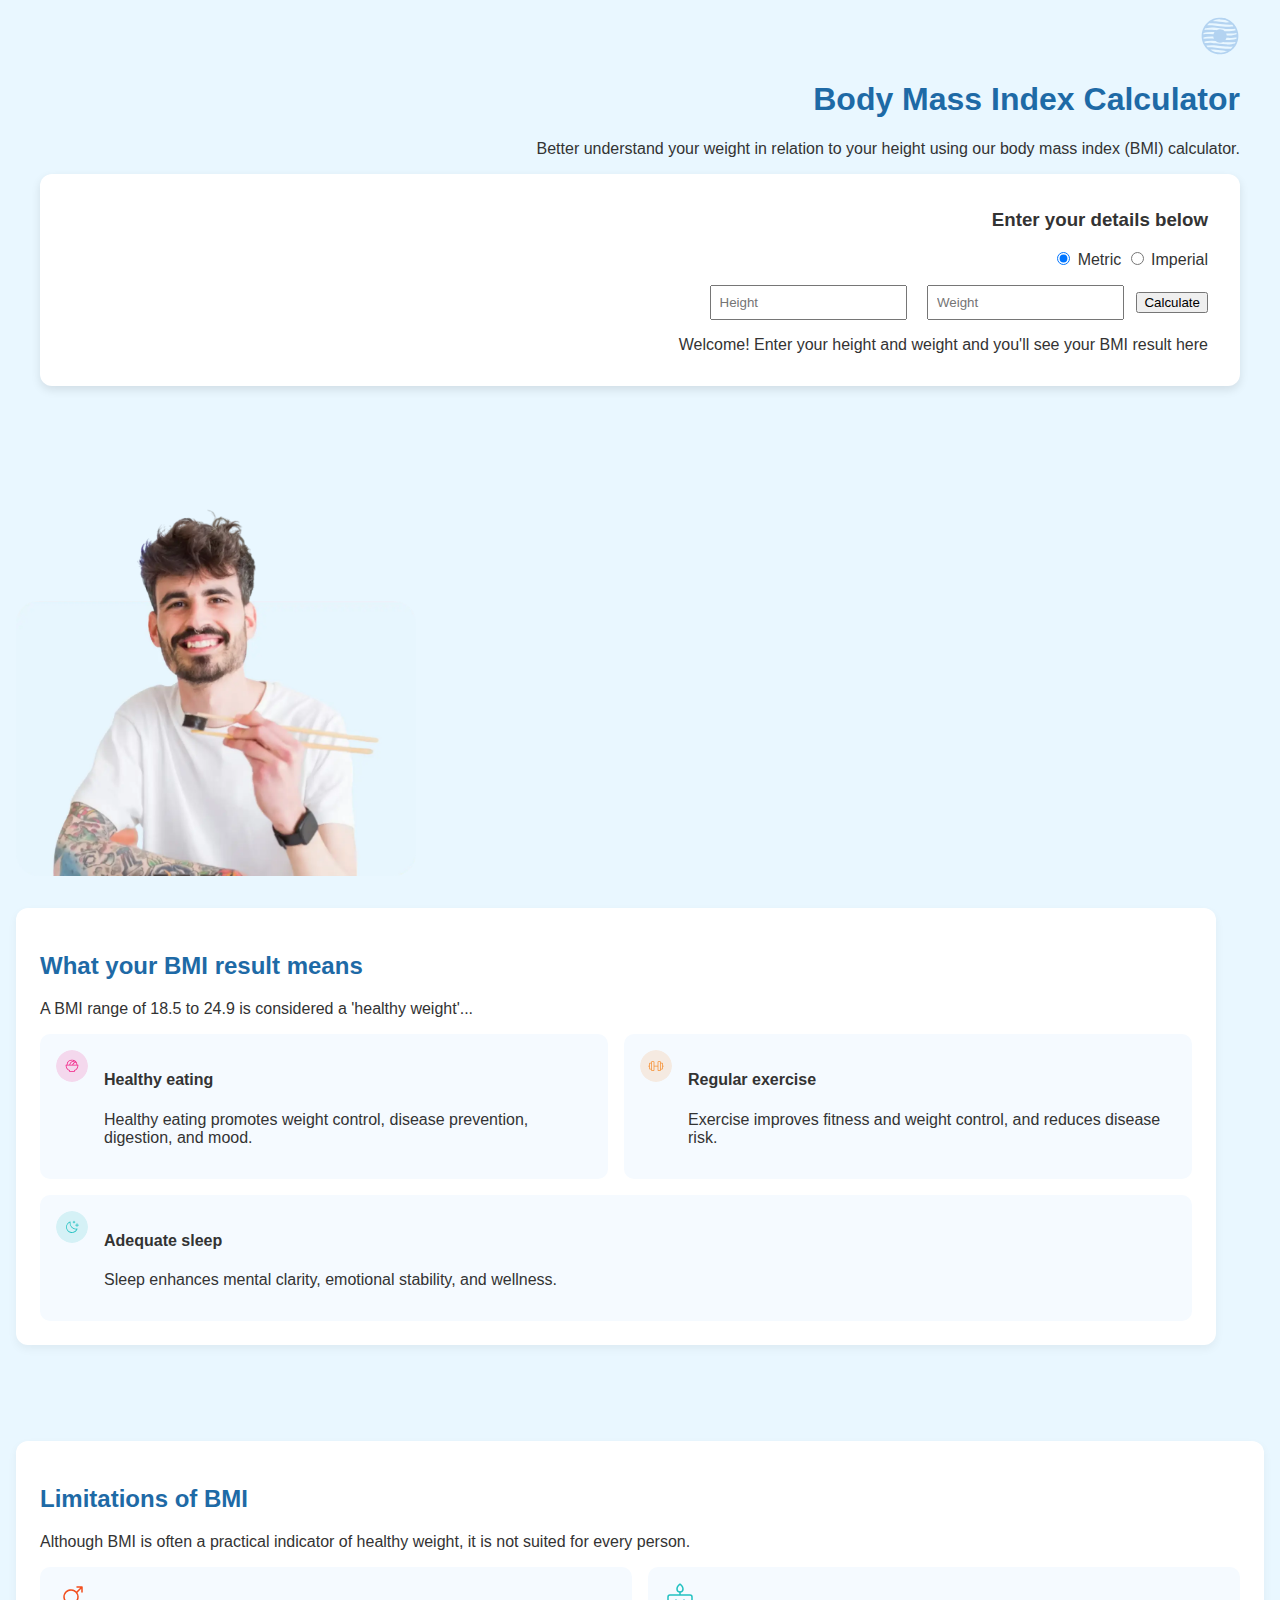
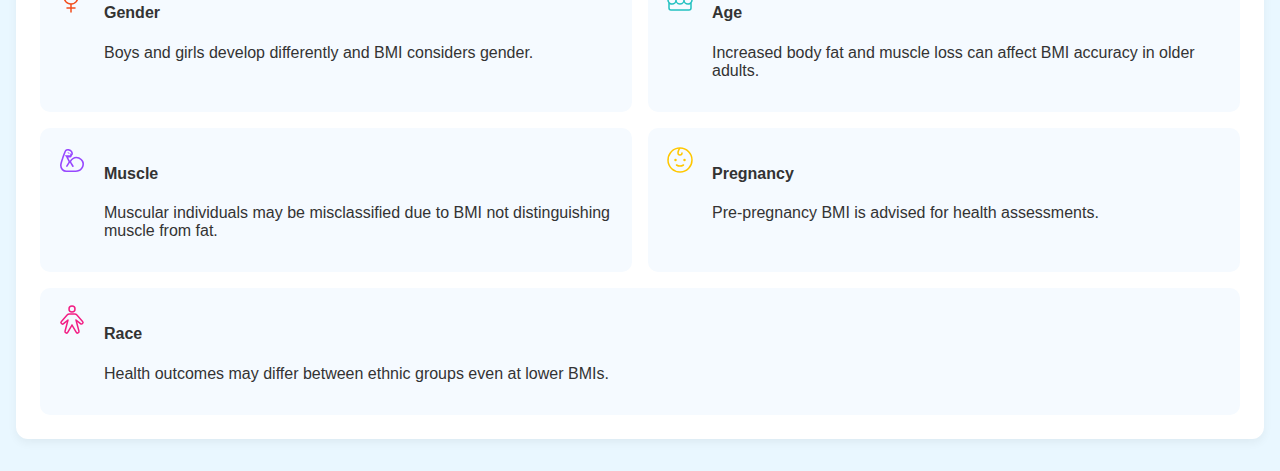
<file: index.html>
<!DOCTYPE html>
<html lang="en">
  <head>
    <meta charset="UTF-8" />
    <meta name="viewport" content="width=device-width, initial-scale=1.0" />
    <title>BMI Calculator</title>
    <link rel="icon" type="image/png" href="images/favicon-32x32.png" />
    <link rel="stylesheet" href="stile.css" />
  </head>
  <body>
    <header class="container">
      <img src="./images/logo.svg" alt="Logo" width="40" />
      <h1>Body Mass Index Calculator</h1>
      <p>
        Better understand your weight in relation to your height using our body
        mass index (BMI) calculator.
      </p>
      <div class="bmi-box">
        <h3>Enter your details below</h3>
        <div>
          <label><input type="radio" name="unit" checked /> Metric</label>
          <label><input type="radio" name="unit" /> Imperial</label>
        </div>
        <div class="calc-inputs">
          <input type="number" placeholder="Height" />
          <input type="number" placeholder="Weight" />
          <button>Calculate</button>
        </div>
        <p>
          Welcome! Enter your height and weight and you'll see your BMI result
          here
        </p>
      </div>
    </header>

    <section class="container hero-section">
      <img src="./images/image-man-eating.webp" alt="Man eating" />
      <div class="section-box">
        <h2>What your BMI result means</h2>
        <p>A BMI range of 18.5 to 24.9 is considered a 'healthy weight'...</p>
        <div class="cards">
          <div class="card">
            <img src="./images/icon-eating.svg" alt="Eating" />
            <div>
              <h4>Healthy eating</h4>
              <p>
                Healthy eating promotes weight control, disease prevention,
                digestion, and mood.
              </p>
            </div>
          </div>
          <div class="card">
            <img src="./images/icon-exercise.svg" alt="Exercise" />
            <div>
              <h4>Regular exercise</h4>
              <p>
                Exercise improves fitness and weight control, and reduces
                disease risk.
              </p>
            </div>
          </div>
          <div class="card">
            <img src="./images/icon-sleep.svg" alt="Sleep" />
            <div>
              <h4>Adequate sleep</h4>
              <p>
                Sleep enhances mental clarity, emotional stability, and
                wellness.
              </p>
            </div>
          </div>
        </div>
      </div>
    </section>

    <section class="container section-box">
      <h2>Limitations of BMI</h2>
      <p>
        Although BMI is often a practical indicator of healthy weight, it is not
        suited for every person.
      </p>
      <div class="cards">
        <div class="card">
          <img src="./images/icon-gender.svg" alt="Gender" />
          <div>
            <h4>Gender</h4>
            <p>Boys and girls develop differently and BMI considers gender.</p>
          </div>
        </div>
        <div class="card">
          <img src="./images/icon-age.svg" alt="Age" />
          <div>
            <h4>Age</h4>
            <p>
              Increased body fat and muscle loss can affect BMI accuracy in
              older adults.
            </p>
          </div>
        </div>
        <div class="card">
          <img src="./images/icon-muscle.svg" alt="Muscle" />
          <div>
            <h4>Muscle</h4>
            <p>
              Muscular individuals may be misclassified due to BMI not
              distinguishing muscle from fat.
            </p>
          </div>
        </div>
        <div class="card">
          <img src="./images/icon-pregnancy.svg" alt="Pregnancy" />
          <div>
            <h4>Pregnancy</h4>
            <p>Pre-pregnancy BMI is advised for health assessments.</p>
          </div>
        </div>
        <div class="card">
          <img src="./images/icon-race.svg" alt="Race" />
          <div>
            <h4>Race</h4>
            <p>
              Health outcomes may differ between ethnic groups even at lower
              BMIs.
            </p>
          </div>
        </div>
      </div>
    </section>
  </body>
</html>
</file>
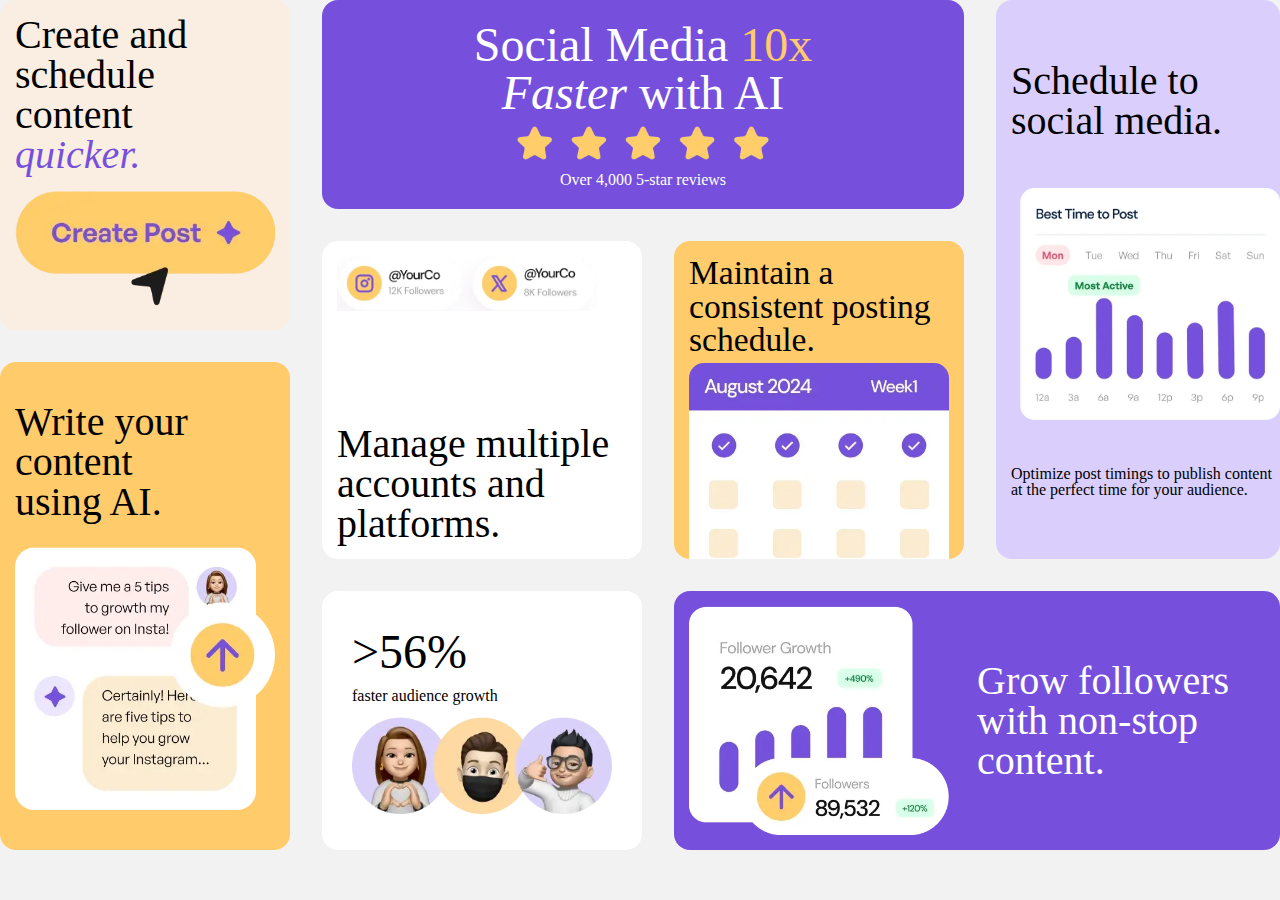
<file: bento-grid-main/index.html>
<!DOCTYPE html>
<html lang="en">
<head>
  <meta charset="UTF-8">
  <meta name="viewport" content="width=device-width, initial-scale=1.0">

  <link rel="icon" type="image/png" sizes="32x32" href="./assets/images/favicon-32x32.png">
  <link rel="preconnect" href="https://fonts.googleapis.com">
  <link rel="preconnect" href="https://fonts.gstatic.com" crossorigin>
  <link rel="stylesheet" href="./css/style.css">
  
  <title>grid</title>
</head>
<body>
  <section class="bento-grid">
      <div class="container">
        <div class="bento-grid__item" id="div1">
          <h3 class="bento-grid__item--title lg-text">
            Create and schedule content <br><em>quicker.</em>
          </h3>
          <img src="./assets/images/illustration-create-post.webp" alt="btn" class="bento-grid__item--img" >
        </div>
        <div class="bento-grid__item" id="div2">
          <h2 class="bento-grid__item--title xlg-text">Social Media <span>10x</span><br><em>Faster</em> with AI</h2>
          <img src="./assets/images/illustration-five-stars.webp" alt="stars" class="bento-grid__item--img">
          <h5 class="bento-grid__item--subtitle sm-text">Over 4,000 5-star reviews</h5>
        </div>
        <div class="bento-grid__item" id="div3">
          <h3 class="bento-grid__item--title lg-text">Schedule to social media.</h3>
          <img src="./assets/images/illustration-schedule-posts.webp" alt="schedule" class="bento-grid__item--img">
          <h4 class="bento-grid__item--subtitle sm-text">Optimize post timings to publish content at the perfect time for your audience.</h4>
        </div>
        <div class="bento-grid__item" id="div4">
          <h2 class="bento-grid__item--title lg-text">Write your content<br>using AI.</h2>
          <img src="./assets/images/illustration-ai-content.webp" alt="stars" class="bento-grid__item--img">
        </div>
        <div class="bento-grid__item" id="div5">
          <img src="./assets/images/illustration-multiple-platforms.webp" alt="stars" class="bento-grid__item--img">
          <h2 class="bento-grid__item--title lg-text">Manage multiple accounts and platforms.</h2>
        </div>
        <div class="bento-grid__item" id="div6">
          <h2 class="bento-grid__item--title med-text">Maintain a consistent posting schedule.</h2>
          <img src="./assets/images/illustration-consistent-schedule.webp" alt="stars" class="bento-grid__item--img">
        </div>
        <div class="bento-grid__item" id="div7">
          <h2 class="bento-grid__item--title xlg-text">>56%</h2>
          <h5 class="bento-grid__item--subtitle sm-text">faster audience growth</h5>
          <img src="./assets/images/illustration-audience-growth.webp" alt="stars" class="bento-grid__item--img">
        </div>
        <div class="bento-grid__item" id="div8">
          <img src="./assets/images/illustration-grow-followers.webp" alt="stars" class="bento-grid__item--img">
          <h2 class="bento-grid__item--title lg-text">Grow followers with non-stop content.</h2>
        </div>
        
      </div>
  </section>
</body>
</html>
</file>
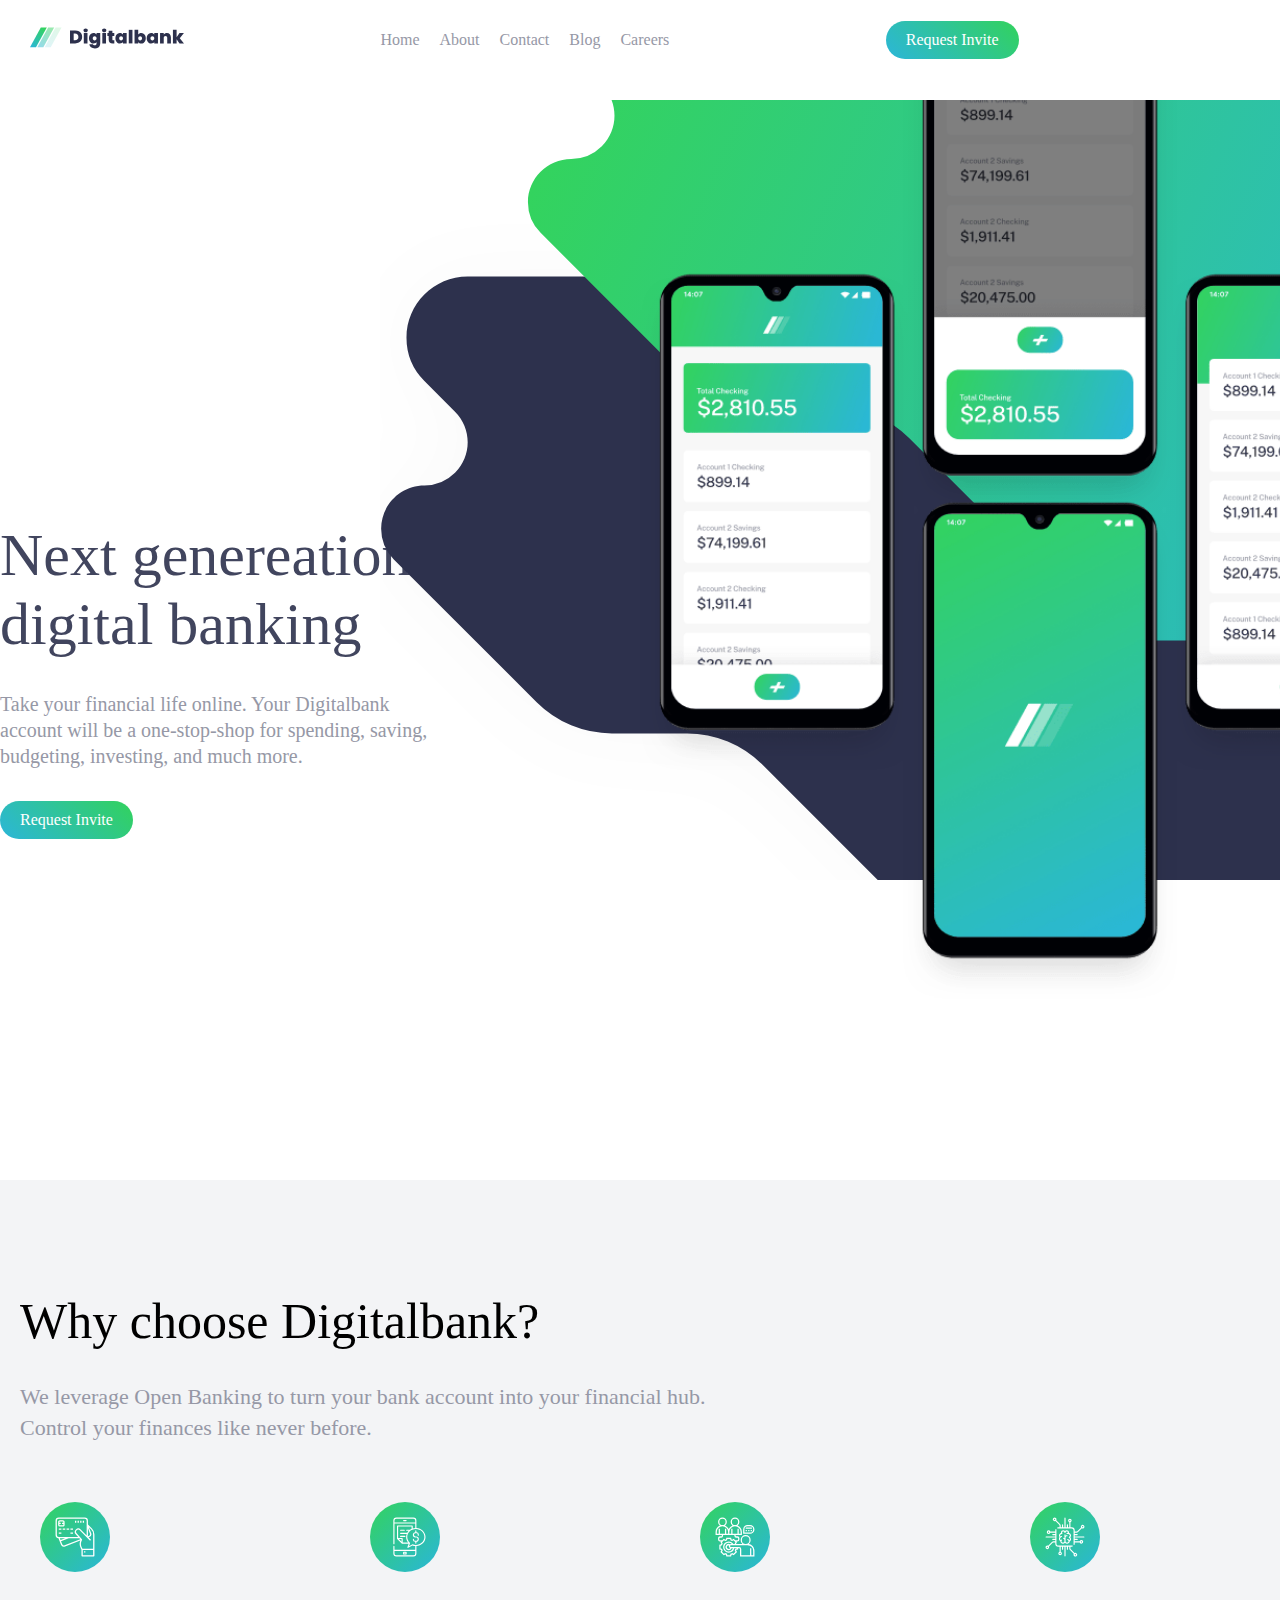
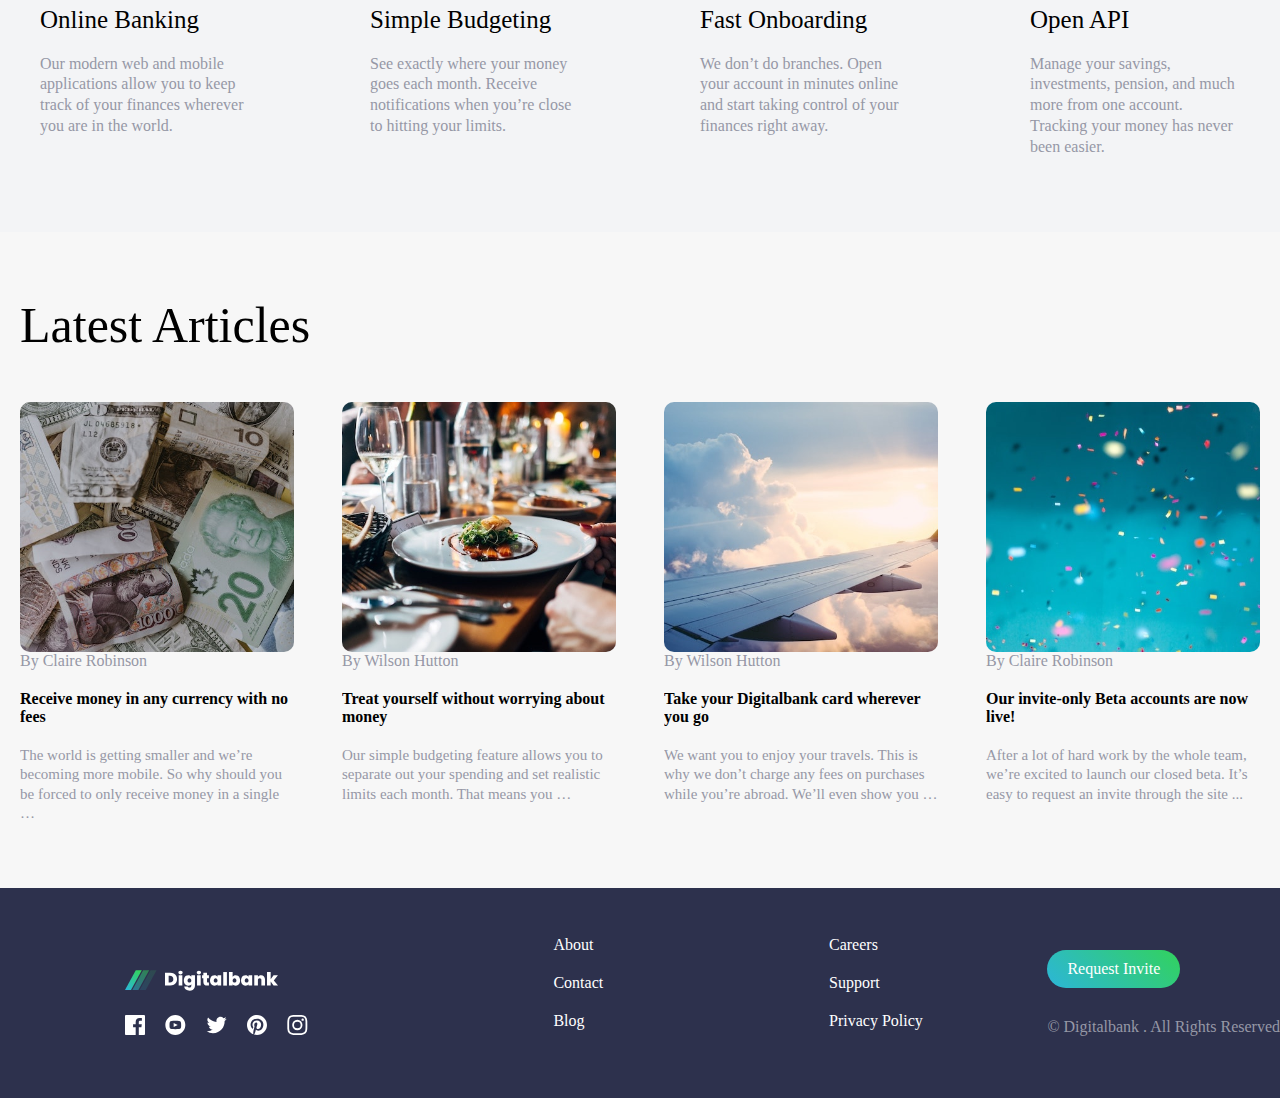
<file: digitalbank-landing-page-master/index.html>
<!DOCTYPE html>
<html lang="en">
  <head>
    <meta charset="UTF-8" />
    <meta name="viewport" content="width=device-width, initial-scale=1.0" />
    <link
      rel="icon"
      type="image/png"
      sizes="32x32"
      href="./images/favicon-32x32.png"
    />
    <link rel="stylesheet" href="./cssfolder/styles.css" />
    <title>Frontend Mentor | Digitalbank landing page</title>
  </head>
  <body>
    <section id="home" class="home">
      <div class="container">
        <div class="navbar">
          <div class="logo"><img src="images/logo-dark.svg" alt="logo" /></div>
          <ul id="ul">
            <li><a href="###">Home</a></li>
            <li><a href="###">About</a></li>
            <li><a href="###">Contact</a></li>
            <li><a href="###">Blog</a></li>
            <li><a href="###">Careers</a></li>
          </ul>
          <a href="##" class="button">Request Invite</a>
          <div class="hamburger-menu" id="hamburger-menu">
            <img
              src="./images/icon-hamburger.svg"
              alt="icon-hamburger"
              id="hamburger"
              class="active"
            />
            <img
              src="./images/icon-close.svg"
              alt="icon-close"
              id="close"
              class=""
            />
          </div>
        </div>

        <div class="content">
          <div class="col">
            <h2>Next genereation digital banking</h2>
            <p>
              Take your financial life online. Your Digitalbank account will be
              a one-stop-shop for spending, saving, budgeting, investing, and
              much more.
            </p>
            <a class="button" href="">Request Invite</a>
          </div>
          <div class="col image">
            <img
            id="intro-image"
              src="images/bg-intro-desktop.svg"
              alt="intro desktop"
              loading="lazy"
            />
          </div>
          <div class="col image-mockups">
            <img
              id="mockups-image"
              src="images/image-mockups.png"
              alt="intro desktop mockup"
              loading="lazy"
            />
          </div>
        </div>
      </div>
    </section>
    <main>
      <section id="about" class="about">
        <div class="container">
          <div class="text-content">
            <h3>Why choose Digitalbank?</h3>
            <p>
              We leverage Open Banking to turn your bank account into your
              financial hub. Control your finances like never before.
            </p>
          </div>

          <div class="row">
            <div class="col">
              <div class="icon">
                <img
                  src="./images/icon-online.svg"
                  alt="icon-online"
                  loading="lazy"
                />
              </div>
              <h4>Online Banking</h4>
              <p>
                Our modern web and mobile applications allow you to keep track
                of your finances wherever you are in the world.
              </p>
            </div>
            <div class="col">
              <div class="icon">
                <img
                  src="./images/icon-budgeting.svg"
                  alt="icon-budgeting"
                  loading="lazy"
                />
              </div>
              <h4>Simple Budgeting</h4>
              <p>
                See exactly where your money goes each month. Receive
                notifications when you’re close to hitting your limits.
              </p>
            </div>
            <div class="col">
              <div class="icon">
                <img
                  src="./images/icon-onboarding.svg"
                  alt="icon-onboarding"
                  loading="lazy"
                />
              </div>
              <h4>Fast Onboarding</h4>
              <p>
                We don’t do branches. Open your account in minutes online and
                start taking control of your finances right away.
              </p>
            </div>
            <div class="col">
              <div class="icon">
                <img
                  src="./images/icon-api.svg"
                  alt="icon-api"
                  loading="lazy"
                />
              </div>
              <h4>Open API</h4>
              <p>
                Manage your savings, investments, pension, and much more from
                one account. Tracking your money has never been easier.
              </p>
            </div>
          </div>
        </div>
      </section>
      <section id="articles" class="articles">
        <div class="container">
          <h2 class="title">Latest Articles</h2>
          <div class="row">
            <div class="col">
              <div class="image">
                <img
                  src="./images/image-currency.jpg"
                  alt="image-currency"
                  loading="lazy"
                />
              </div>
              <span><p>By Claire Robinson</p></span>
              <h4>Receive money in any currency with no fees</h4>
              <p>
                The world is getting smaller and we’re becoming more mobile. So
                why should you be forced to only receive money in a single …
              </p>
            </div>

            <div class="col">
              <div class="image">
                <img
                  src="./images/image-restaurant.jpg"
                  alt="image-restaurant"
                  loading="lazy"
                />
              </div>
              <span><p>By Wilson Hutton</p></span>
              <h4>Treat yourself without worrying about money</h4>
              <p>
                Our simple budgeting feature allows you to separate out your
                spending and set realistic limits each month. That means you …
              </p>
            </div>

            <div class="col">
              <div class="image">
                <img
                  src="./images/image-plane.jpg"
                  alt="image-plane"
                  loading="lazy"
                />
              </div>
              <span><p>By Wilson Hutton</p></span>
              <h4>Take your Digitalbank card wherever you go</h4>
              <p>
                We want you to enjoy your travels. This is why we don’t charge
                any fees on purchases while you’re abroad. We’ll even show you …
              </p>
            </div>

            <div class="col">
              <div class="image">
                <img
                  src="./images/image-confetti.jpg"
                  alt="image-currency"
                  loading="lazy"
                />
              </div>
              <span><p>By Claire Robinson</p></span>
              <h4>Our invite-only Beta accounts are now live!</h4>
              <p>
                After a lot of hard work by the whole team, we’re excited to
                launch our closed beta. It’s easy to request an invite through
                the site ...
              </p>
            </div>
          </div>
        </div>
      </section>
      <footer id="footer">
        <div class="container">
          <div class="col col-1">
            <div class="footer-icones">
              <div class="image-logo">
                <img
                  src="./images/logo-light.svg"
                  alt="logo-light"
                  loading="lazy"
                />
              </div>
              <div class="icones">
                <img
                  src="./images/icon-facebook.svg"
                  alt="icon-facebook"
                  loading="lazy"
                />
                <img
                  src="./images/icon-youtube.svg"
                  alt="icon-facebook"
                  loading="lazy"
                />
                <img
                  src="./images/icon-twitter.svg"
                  alt="icon-facebook"
                  loading="lazy"
                />
                <img
                  src="./images/icon-pinterest.svg"
                  alt="icon-facebook"
                  loading="lazy"
                />
                <img
                  src="./images/icon-instagram.svg"
                  alt="icon-facebook"
                  loading="lazy"
                />
              </div>
            </div>

            <ul>
              <li><a href="###">About</a></li>
              <li><a href="###">Contact</a></li>
              <li><a href="###">Blog</a></li>
            </ul>

            <ul>
              <li><a href="###">Careers</a></li>
              <li><a href="###">Support</a></li>
              <li><a href="###">Privacy Policy</a></li>
            </ul>
          </div>

          <div class="col col-2">
            <a href="###" class="button">Request Invite</a>
            <p>
              © Digitalbank . All Rights Reserved
            </p>
          </div>
        </div>
      </footer>
    </main>
  </body>
</html>
</file>
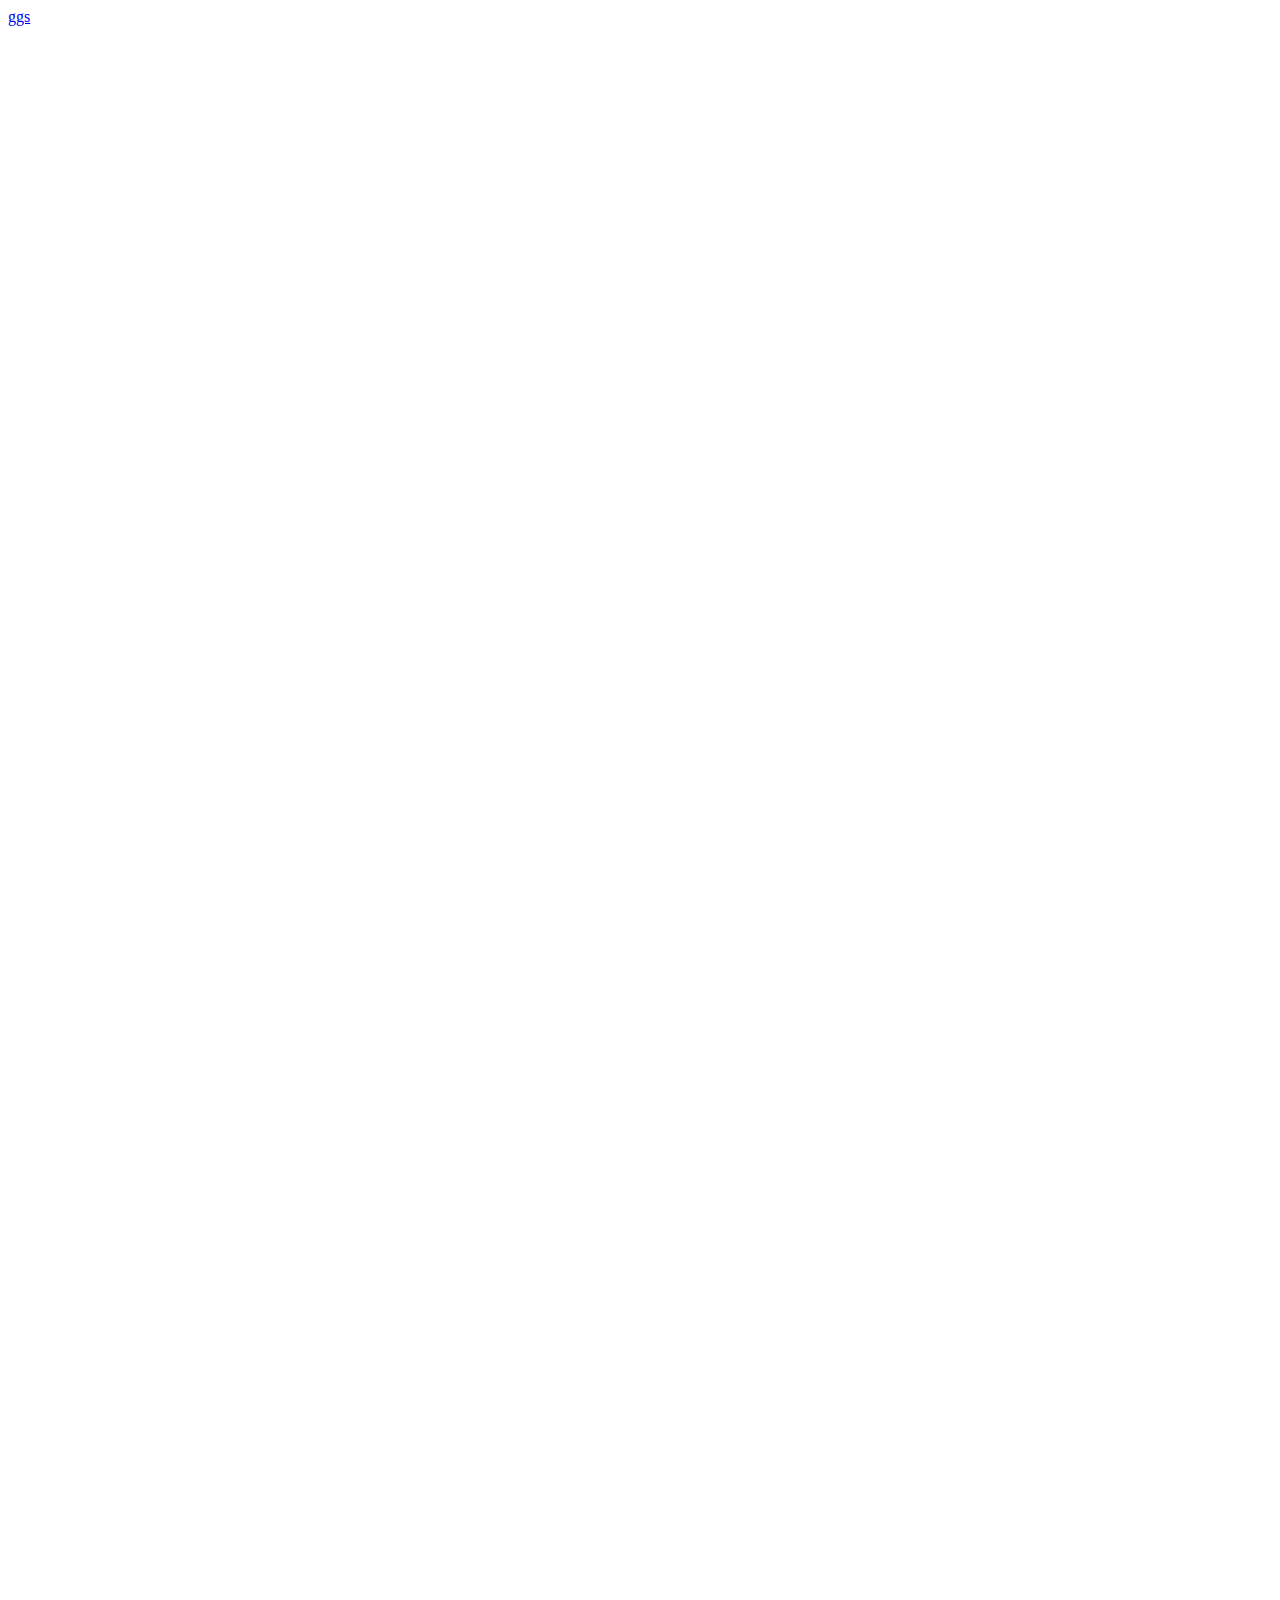
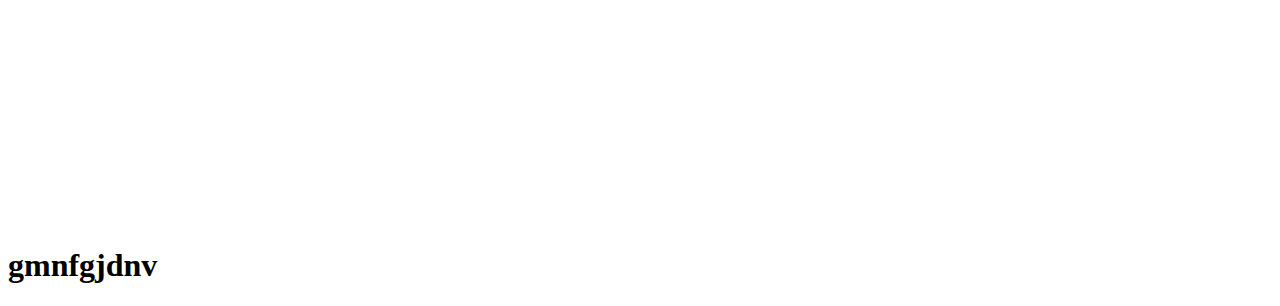
<file: gmnfgjdnv.html>
<!DOCTYPE html>
<html lang="en">
<head>
    <meta charset="UTF-8">
    <meta name="viewport" content="width=device-width, initial-scale=1.0">
    <title>Document</title>
</head>
<body>
    <nav>
        <a href="#ggs">ggs</a>
    </nav>

    <br><br><br><br><br><br><br><br><br><br><br><br><br><br><br><br><br><br><br><br><br><br><br><br><br><br><br><br><br><br><br><br><br><br><br><br><br><br><br><br><br><br><br><br><br><br><br><br><br><br><br><br><br><br><br><br><br><br><br><br><br><br><br><br><br><br><br><br><br><br><br><br><br><br><br><br><br><br><br><br><br><br><br><br><br><br><br><br><br><br><br><br><br><br><br><br><br><br><br><br>
 <h1 id="ggs">gmnfgjdnv</h1>

    
</body>
</html>
</file>
<file: stile.css>
body {
  font-family: Arial, sans-serif;
  margin: 0;
  background: #e9f7ff;
  color: #333;
}
header {
  padding: 2rem;
  /*i want it to be right side*/
  text-align: right;
  max-width: 800px;
}
.container {
  max-width: 1200px;
  margin: auto;
  padding: 1rem;
}
.bmi-box {
  background: white;
  border-radius: 12px;
  padding: 1rem 2rem;
  box-shadow: 0 4px 10px rgba(0, 0, 0, 0.1);
  margin-bottom: 2rem;
}
.calc-inputs {
  margin-top: 1rem;
}
.calc-inputs input {
  margin: 0 0.5rem;
  padding: 0.5rem;
}
.hero-section {
  display: flex;
  align-items: center;
  justify-content: space-between;
  flex-wrap: wrap;
  gap: 2rem;
  margin: 3rem 0;
}
.hero-section img {
  width: 100%;
  max-width: 400px;
  border-radius: 20px;
}
.section-box {
  background: white;
  padding: 1.5rem;
  border-radius: 12px;
  box-shadow: 0 4px 10px rgba(0, 0, 0, 0.05);
  margin-bottom: 2rem;
}
.cards {
  display: flex;
  flex-wrap: wrap;
  gap: 1rem;
  margin-top: 1rem;
}
.card {
  flex: 1 1 30%;
  background: #f5faff;
  padding: 1rem;
  border-radius: 10px;
  display: flex;
  gap: 1rem;
  align-items: flex-start;
}
.card img {
  width: 32px;
  height: 32px;
}
h1,
h2 {
  color: #1e6aa6;
}
</file>
<file: bento-grid-main/css/style.css>
* {
  padding: 0;
  margin: 0;
  box-sizing: border-box;
}

:root {
  --purple-100: hsl(254,88%,90%);
  --purple-500: hsl(256,67%,59%);
  --yellow-100: hsl(31,66%,93%);
  --yellow-500: hsl(39,100%,71%);
  --white: hsl(39,0%,100%);
  --black: hsl(0,0%,7%);
  --family: "DM Sans";
  --fs: 18px;
}

body {
  background-color: #f2f2f2;
  min-height: 100vh;
  font-family: --family;
  font-size: --fs;
  line-height: 1;
}

.container {
  display: grid;
  grid-template-columns: repeat(3, 1fr);
  gap: 2rem;
  grid-template-areas: "box1 box2 box2 box3" "box1 box2 box2 box3" "box1 box2 box2 box3" "box1 box2 box2 box3" "box1 box5 box6 box3" "box4 box5 box6 box3" "box4 box5 box6 box3" "box4 box7 box8 box8" "box4 box7 box8 box8" "box4 box7 box8 box8";
  max-width: 1280px;
}

img {
  max-width: 260px;
}

.bento-grid {
  display: grid;
  place-content: center;
  max-width: 100%;
}
.bento-grid__item {
  position: relative;
  border-radius: 1rem;
  background-color: var(--yellow-100);
  padding: 15px;
  display: flex;
  flex-direction: column;
}
.bento-grid__item:first-child {
  grid-area: box1;
  justify-content: space-around;
}
.bento-grid__item:first-child img {
  margin-top: 1rem;
}
.bento-grid__item:first-child em {
  color: var(--purple-500);
}
.bento-grid__item:nth-child(2) {
  grid-area: box2;
  align-items: center;
  justify-content: space-evenly;
  color: var(--white);
  background-color: var(--purple-500);
  text-align: center;
}
.bento-grid__item:nth-child(2) span {
  color: var(--yellow-500);
}
.bento-grid__item:nth-child(3) {
  grid-area: box3;
  display: grid;
  grid-template-columns: repeat(1, 1fr);
  flex-direction: column;
  align-content: space-evenly;
  padding-right: 0;
  background-color: var(--purple-100);
}
.bento-grid__item:nth-child(3) img {
  justify-self: right;
}
.bento-grid__item:nth-child(4) {
  grid-area: box4;
  justify-content: space-evenly;
  background-color: var(--yellow-500);
}
.bento-grid__item:nth-child(5) {
  grid-area: box5;
  justify-content: space-between;
  background-color: var(--white);
}
.bento-grid__item:nth-child(6) {
  grid-area: box6;
  justify-content: space-between;
  padding-bottom: 0;
  background-color: var(--yellow-500);
}
.bento-grid__item:nth-child(6) img {
  border-top-left-radius: 15px;
  border-top-right-radius: 15px;
}
.bento-grid__item:nth-child(7) {
  grid-area: box7;
  justify-content: space-around;
  align-items: start;
  padding: 30px;
  background-color: var(--white);
}
.bento-grid__item:nth-child(8) {
  grid-area: box8;
  display: grid;
  grid-template-columns: repeat(2, 1fr);
  justify-content: space-between;
  color: var(--white);
  background-color: var(--purple-500);
}
.bento-grid__item:nth-child(8) h2 {
  align-self: center;
}
.bento-grid__item-emphasis {
  color: var(--yellow-500);
}

.lg-text {
  font-size: 2.5rem;
  font-weight: 500;
}

.xlg-text {
  font-size: 3rem;
  font-weight: 500;
}

.sm-text {
  font-size: 1rem;
  font-weight: 500;
}

.med-text {
  font-size: 2.1rem;
  font-weight: 500;
}

.attribution {
  text-align: center;
  font-size: 1.25rem;
  margin-top: 1rem;
}

 


@media (max-width: 1240px) {
  .container {
    padding: 20px;
    grid-template-columns: repeat(2, 1fr);
    grid-template-areas: "box1 box2" "box1 box2" "box3 box4" "box3 box4" "box5 box6" "box5 box6" "box7 box8" "box7 box8";
  }
  .bento-grid__item:nth-child(3), .bento-grid__item:nth-child(4) {
    display: grid;
    grid-template-columns: repeat(2, 1fr);
    justify-content: space-between;
    zoom: 1.2;
  }
  .bento-grid__item:nth-child(3) .lg-text, .bento-grid__item:nth-child(4) .lg-text {
    align-self: center;
  }
  .bento-grid__item:nth-child(5), .bento-grid__item:nth-child(6), .bento-grid__item:nth-child(7), .bento-grid__item:first-child {
    align-items: center;
    text-align: center;
    gap: 20px;
  }
  .lg-text {
    font-size: 2rem;
    font-weight: 500;
  }
  .xlg-text {
    font-size: 2.5rem;
    font-weight: 500;
  }
  .sm-text {
    font-size: 0.75rem;
    font-weight: 500;
  }
  .med-text {
    font-size: 1.75rem;
    font-weight: 500;
  }
}
@media (max-width: 960px) {
  .container {
    padding: 0;
    grid-template-columns: repeat(1, 1fr);
    grid-template-areas: "box2" "box5" "box6" "box3" "box8" "box7" "box1" "box4";
  }
}
@media (max-width: 760px) {
  .bento-grid {
    zoom: 0.9;
    padding: 15px;
  }
  .bento-grid__item:nth-child(3), .bento-grid__item:nth-child(8), .bento-grid__item:nth-child(4) {
    grid-template-columns: repeat(1, 1fr);
    text-align: center;
  }
  .bento-grid__item:nth-child(3) img, .bento-grid__item:nth-child(8) img, .bento-grid__item:nth-child(4) img {
    justify-self: center;
    margin-bottom: 0.5rem;
    margin-top: 0.5rem;
  }
  .bento-grid__item:nth-child(3) {
    padding-right: 15px;
  }
}

@keyframes moveInLeft {
  0% {
    opacity: 0;
    transform: translateX(-200px);
  }
  80% {
    transform: translateX(20px);
  }
  100% {
    opacity: 1;
    transform: translate(0);
  }
}

#div1, #div2, #div4, #div5, #div7{
  animation: moveInLeft 1s ease-out;
}

@keyframes moveInRight {
  0% {
    opacity: 0;
    transform: translateX(200px);
  }
  80% {
    transform: translateX(-20px);
  }
  100% {
    opacity: 1;
    transform: translate(0);
  }
}

#div3, #div6, #div8{
  animation: moveInRight 1s ease-out;
}
</file>
<file: digitalbank-landing-page-master/cssfolder/styles.css>
body {
  background-color: rgb(247, 247, 247);
}
* {
  padding: 0;
  margin: 0;
  box-sizing: border-box;
}
a {
  text-decoration: none;
}
ul {
  list-style: none;
}
a.button {
  background: linear-gradient(44deg, hsl(192, 69%, 51%), hsl(136, 64%, 51%));
  width: fit-content;
  display: block;
  padding: 10px 20px;
  border-radius: 20px;
  color:hsl(0, 100%, 100%);
}
.container {
  max-width: 1300px;
  margin: auto;
}
#home {
  background-color: #fff;
  min-height: 100vh;
  position: relative;
}
#home .container .navbar {
  display: flex;
  justify-content: space-between;
  align-items: center;
  min-height: 80px;
  z-index: 100;
  padding: 0 30px;
  position: relative;
}

#home .container .navbar ul {
  display: flex;
}
#home .container .navbar ul li {
  margin-right: 20px;
}

#home .container .navbar ul li a {
  color: hsl(233, 8%, 62%);
}
#home .container .navbar .hamburger-menu {
  height: 35px;
  width: 35px;
  position: relative;
}
#home .container .navbar .hamburger-menu img {
  position: absolute;
  top: 0;
  left: 0;
  bottom: 0;
  right: 0;
  margin: auto;
  height: 100%;
  width: 100%;
  cursor: pointer;
  display: none;
}


#home .content {
  display: grid;
  grid-template-columns: 1fr 1fr;
  align-items: center;
  gap: 3rem;
  margin-top: 100px;
}

#home .content h2 {
  font-size: 60px;
  font-weight: 500;
  color: hsl(233, 26%, 24%);
  opacity: 0.9;
  z-index: 10;

}
#home .content p {
  color: hsl(233, 8%, 62%);
  line-height: 1.3;
  margin: 2rem 0;
  font-size: 20px;
  z-index: 10;
}

#home .content .col.image {
  width: 1000px;
  height: 780px;
  position: absolute;
  overflow: hidden;
  right: 0px;
  top: 100px;
}

#home .content .col.image img#intro-image {
  position: absolute;
  width: 1200px;
  height: 1100px;
  top: -150px;
  right: -300px;
  object-fit: cover; 
  object-position: center top;
}


@keyframes slideInFromRight {
  0% {
    right: -600px;
    opacity: 0;
  }
  50% {
    right: 30px;
    opacity: 0.5;
  }
  100% {
    right: -110px;
    opacity: 1;
  }
}

#home .content .col.image-mockups {
  position: relative;
  overflow: hidden;
  z-index: 2;
  width: 800px;
  height: 1000px;
  right: -110px;
  top: -80px;
  animation: slideInFromRight 1.1s ease-out;
}
#home .content .col.image-mockups img#mockups-image {
  width: 100%;
  top: -80px;
  right: -50px;
  position: relative;
  height: auto;
  object-fit: cover;
  z-index: 8;
}
p {
  color:hsl(233, 8%, 62%);
}
#about {
  background-color: hsl(220, 16%, 96%);
  padding: 4rem 20px;
  z-index: 1;
}
#about .text-content {
  max-width: 700px;
  margin: 3rem 0;
}
#about .text-content h3 {
  font-size: 50px;
  font-weight: 500;
  margin: 2rem 0;
}
#about .text-content p {
  font-size: 22px;
  line-height: 1.4;
}
#about .row {
  display: grid;
  grid-template-columns: repeat(auto-fill, minmax(200px, 1fr));
  gap: 5rem;
}
#about .row .col {
  padding: 10px 20px;
}
#about .row .col .icon img {
  width: 70px;
  margin-bottom: 10px;
}
#about .row .col h4 {
  font-size: 25px;
  margin: 20px 0;
  font-weight: 400;
}
#about .row .col p {
  line-height: 1.3;
  font-weight: 17px;
}
#articles {
  padding: 4rem 20px;
}
#articles .title {
  font-size: 50px;
  font-weight: 500;
}
#articles .row {
  display: grid;
  grid-template-columns: repeat(auto-fill, minmax(230px, 1fr));
  gap: 3rem;
  margin-top: 3rem;
}
#articles .row .col {
  overflow: hidden;
}

#articles .row .col .image {
  overflow: hidden;
  width: 100%;
  height: 250px;
  position: relative;
  border-radius: 10px;
  background-color: rgb(254, 254, 254);
}
#articles .row .col .image img {
  width: 100%;
  height: 100%;
  object-fit: cover;
}
#articles .row .col .image img:hover {
  transform: scale(1.1);
  transition: all 0.5s ease-in-out;
}
#articles .row .col h4 {
  margin: 20px 0;
  font-weight: 20px;
}
#articles .row .col > p {
  font-size: 15px;
  line-height: 1.3;
}
#footer {
  background-color:hsl(233, 26%, 24%);
  padding: 3rem 0;
}
#footer .container {
  display: flex;
  justify-content: space-between;
  align-items: center;
}

#footer .container .col-1 {
  width: 80%;
  margin: auto;
  display: flex;
  justify-content: space-around;
  align-items: center;
}
#footer .container .col-1 .image-logo {
  margin: 20px 0;
}
#footer .container .col-1 .icones {
  display: flex;
  justify-content: space-between;
  align-items: center;
}
#footer .container .col-1 .icones img {
  margin-right: 20px;
}
#footer .container .col-1 ul li {
  margin-bottom: 20px;
}
#footer .container .col-1 ul li a {
  color:hsl(0, 100%, 100%);
}
#footer .container .col-2 p {
  margin-top: 30px;
}
@media (max-width: 480px) {
  #home .content .col.image-mockups {
    width: 500px;
    height: 600px;
  }
  #home .content .col.image-mockups img#mockups-image {
    margin-right: 6.5rem;
  }
  #home .content .col.image {
    display: none;
    z-index: 2;
    object-position: center bottom;
  }
}
@media (max-width: 760px) {
  #footer .container {
    flex-direction: column;
    gap: 30px;
  }
  #footer .container .col-1 {
    flex-direction: column;
  }
  #footer .container .col-1 .icones {
    margin-bottom: 20px;
  }
  #footer .container .col-1 ul {
    text-align: center;
  }
  #footer .container .col-2 a.button {
    margin: auto;
  }

    #home .content .col.image {
    position: absolute;
    width: 30%;
    height: auto;
    overflow: hidden; 
    right: 200px;

  }
  #home .content .col.image-mockups img#mockups-image {
    position: absolute;
    width: 50%;
    height: auto;
    right: 280px;
    top: 0;
    transform: translate(0, 0);
    
  }
    #home .container .navbar a.button,
  #home .container .navbar ul {
    display: none;
  }
}

@media (max-width: 475px) {
  #home .content  {
    display: grid;
    grid-template-columns: 1fr;
    grid-template-rows: auto auto ;
  }
  #home .content .col.image-mockups img#mockups-image {
    width: 400px;
    height: auto;
  }
}

@media (max-width: 1200px) {
  #home .content {
    display: flex;
    flex-direction: column-reverse;
  }
  #home .content {
    display: grid;
    grid-template-columns: 1fr 1fr;
    text-align: center;
  }
  #home .content .col.image  {
    right: -150px;
  }
  #home .content a.button {
    max-width: fit-content;
    margin: auto;
  }
@media (max-width: 1024px) {
  #home .content .col.image {
    left: 500px;
  }


  #home .content .col.image-mockups {
    width: 450px;
    height: 650px;
    right: -90px;
    top: 0px;
  }
  #home .content .col.image-mockups img#mockups-image {
    width: 500px;
    height: auto;
    right: -60px;
    top: 0px;
  }
}
}
</file>
